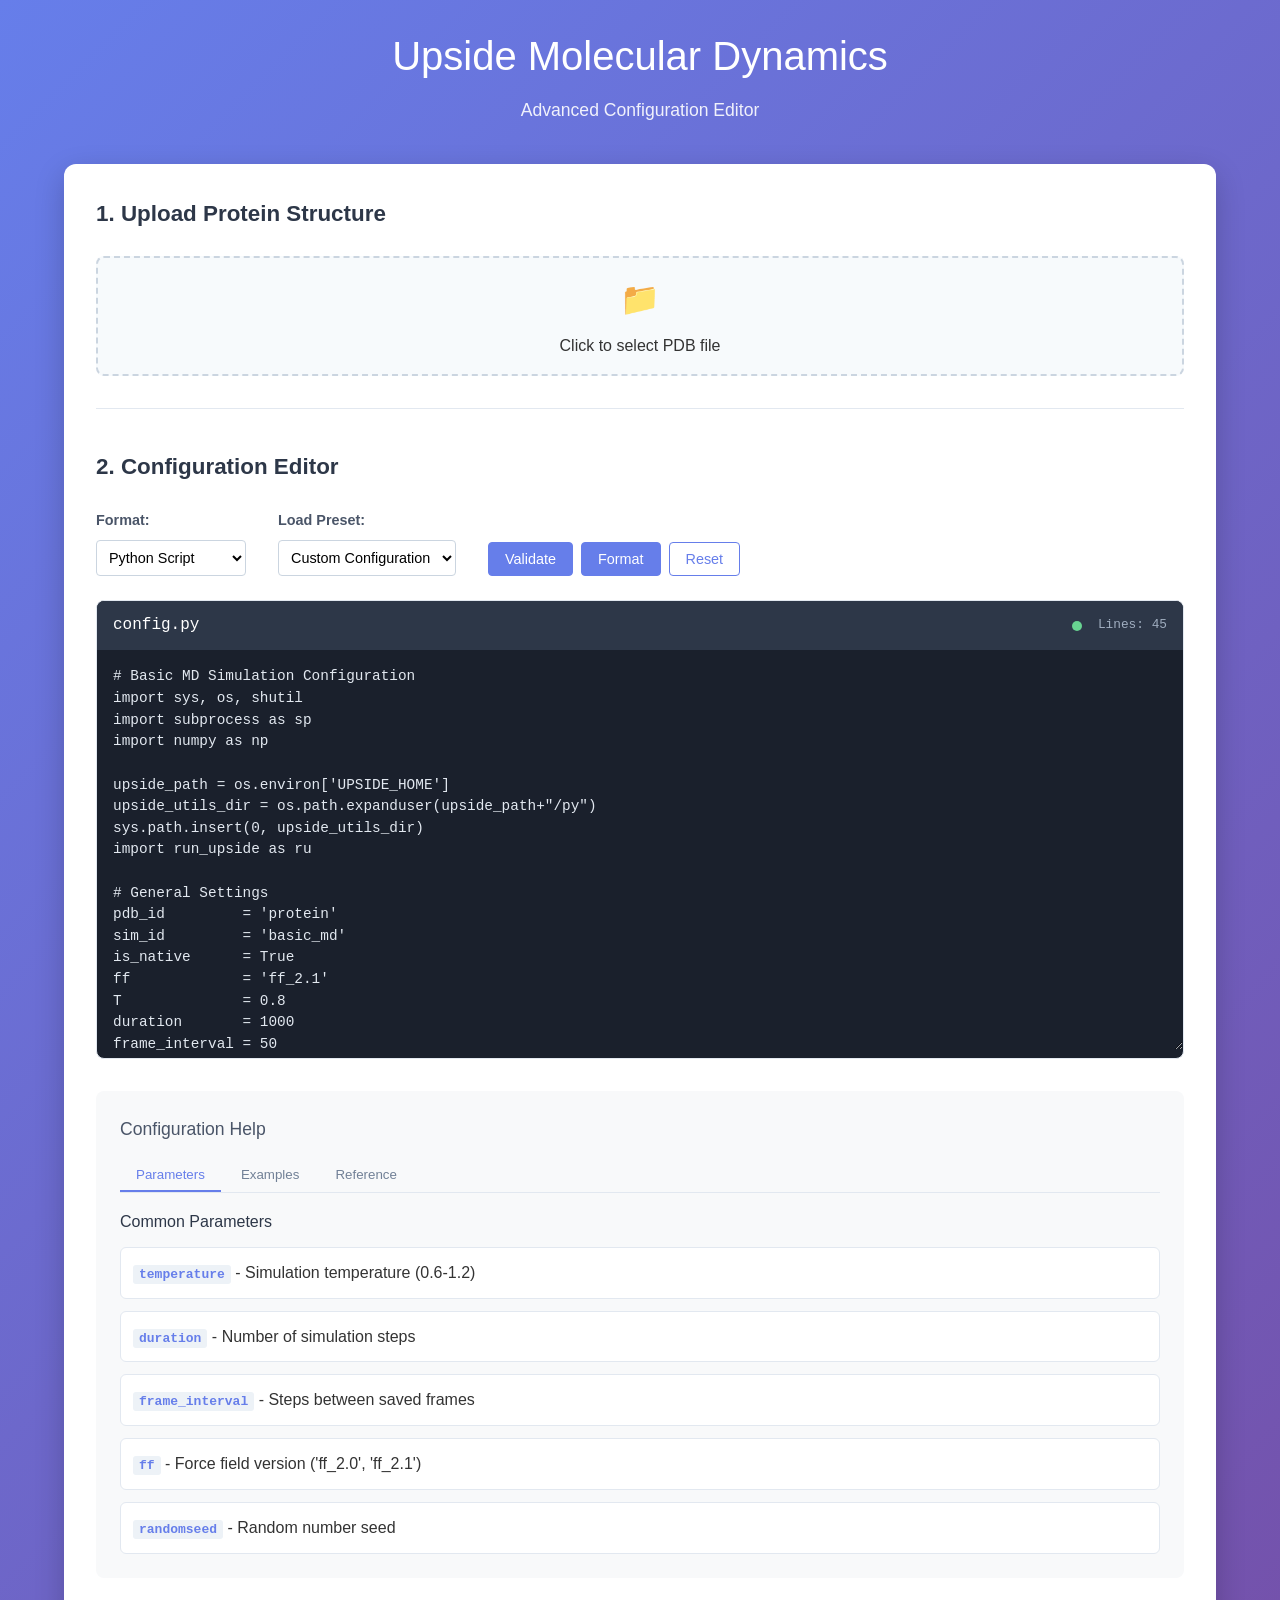
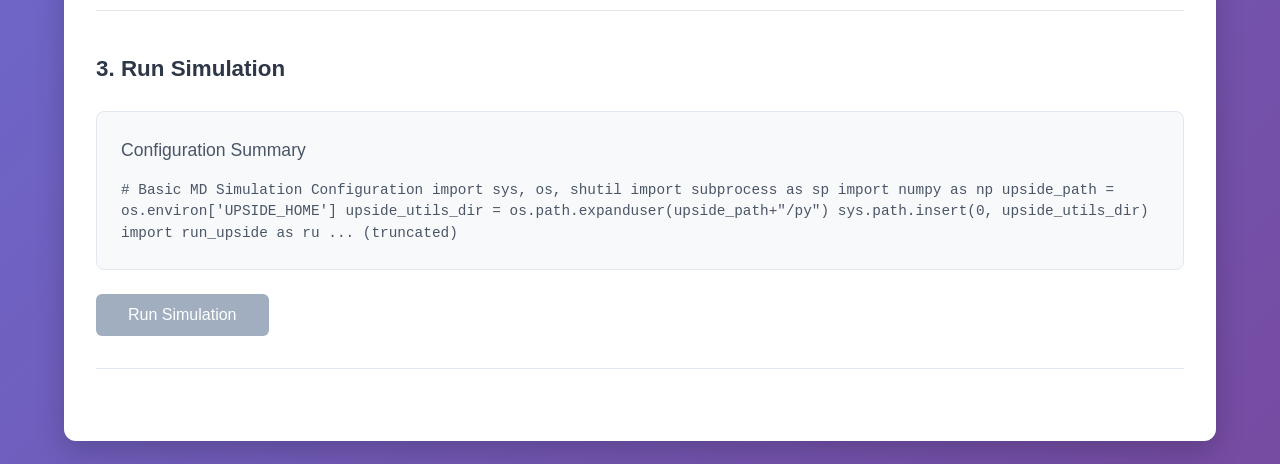
<file: web/advanced/index.html>
<!DOCTYPE html>
<html lang="en">
<head>
    <meta charset="UTF-8">
    <meta name="viewport" content="width=device-width, initial-scale=1.0">
    <title>Upside Advanced Demo</title>
    <link rel="stylesheet" href="style.css">
</head>
<body>
    <div class="container">
        <header>
            <h1>Upside Molecular Dynamics</h1>
            <p class="subtitle">Advanced Configuration Editor</p>
        </header>

        <main>
            <div class="upload-section">
                <h2>1. Upload Protein Structure</h2>
                <div class="file-upload">
                    <input type="file" id="pdb-file" accept=".pdb" />
                    <label for="pdb-file" class="file-label">
                        <div class="upload-icon">📁</div>
                        <span>Click to select PDB file</span>
                    </label>
                </div>
                <div id="file-info" class="file-info hidden"></div>
            </div>

            <div class="config-section">
                <h2>2. Configuration Editor</h2>
                <div class="editor-controls">
                    <div class="control-group">
                        <label for="config-format">Format:</label>
                        <select id="config-format">
                            <option value="python">Python Script</option>
                            <option value="json">JSON Config</option>
                        </select>
                    </div>
                    <div class="control-group">
                        <label for="preset-config">Load Preset:</label>
                        <select id="preset-config">
                            <option value="custom">Custom Configuration</option>
                            <option value="basic">Basic MD Simulation</option>
                            <option value="pulling">Pulling Simulation</option>
                            <option value="hdx">HDX Analysis</option>
                            <option value="membrane">Membrane Simulation</option>
                            <option value="replica">Replica Exchange</option>
                        </select>
                    </div>
                    <div class="control-buttons">
                        <button id="validate-btn" class="control-btn">Validate</button>
                        <button id="format-btn" class="control-btn">Format</button>
                        <button id="reset-btn" class="control-btn secondary">Reset</button>
                    </div>
                </div>

                <div class="editor-container">
                    <div class="editor-header">
                        <span class="editor-title" id="editor-title">config.py</span>
                        <div class="editor-status">
                            <span id="validation-status" class="status-indicator"></span>
                            <span id="line-count" class="line-count">Lines: 1</span>
                        </div>
                    </div>
                    <textarea id="config-editor" class="config-editor" spellcheck="false"></textarea>
                    <div id="editor-errors" class="editor-errors hidden"></div>
                </div>

                <div class="config-help">
                    <h3>Configuration Help</h3>
                    <div class="help-tabs">
                        <button class="help-tab active" data-tab="parameters">Parameters</button>
                        <button class="help-tab" data-tab="examples">Examples</button>
                        <button class="help-tab" data-tab="reference">Reference</button>
                    </div>
                    <div class="help-content">
                        <div id="help-parameters" class="help-panel active">
                            <h4>Common Parameters</h4>
                            <div class="param-list">
                                <div class="param-item">
                                    <code>temperature</code> - Simulation temperature (0.6-1.2)
                                </div>
                                <div class="param-item">
                                    <code>duration</code> - Number of simulation steps
                                </div>
                                <div class="param-item">
                                    <code>frame_interval</code> - Steps between saved frames
                                </div>
                                <div class="param-item">
                                    <code>ff</code> - Force field version ('ff_2.0', 'ff_2.1')
                                </div>
                                <div class="param-item">
                                    <code>randomseed</code> - Random number seed
                                </div>
                            </div>
                        </div>
                        <div id="help-examples" class="help-panel">
                            <h4>Example Configurations</h4>
                            <div class="example-list">
                                <div class="example-item" data-config="basic">
                                    <strong>Basic MD:</strong> Standard molecular dynamics simulation
                                </div>
                                <div class="example-item" data-config="pulling">
                                    <strong>Pulling:</strong> AFM-style single molecule pulling
                                </div>
                                <div class="example-item" data-config="hdx">
                                    <strong>HDX:</strong> Hydrogen-deuterium exchange analysis
                                </div>
                            </div>
                        </div>
                        <div id="help-reference" class="help-panel">
                            <h4>Configuration Reference</h4>
                            <p>For detailed parameter documentation, see:</p>
                            <ul>
                                <li><code>upside_config()</code> - Basic configuration options</li>
                                <li><code>advanced_config()</code> - Advanced features</li>
                                <li><code>run_upside</code> module - Runtime parameters</li>
                            </ul>
                        </div>
                    </div>
                </div>
            </div>

            <div class="run-section">
                <h2>3. Run Simulation</h2>
                <div class="run-preview">
                    <h3>Configuration Summary</h3>
                    <div id="config-preview" class="config-preview">
                        <!-- Dynamic content -->
                    </div>
                </div>
                <button id="run-btn" class="run-button" disabled>
                    <span class="btn-text">Run Simulation</span>
                    <div class="spinner hidden"></div>
                </button>
            </div>

            <div id="progress-section" class="progress-section hidden">
                <h2>4. Progress</h2>
                <div class="progress-container">
                    <div class="progress-bar">
                        <div id="progress-fill" class="progress-fill"></div>
                    </div>
                    <div id="progress-text" class="progress-text">Initializing...</div>
                </div>
                
                <div class="progress-panels">
                    <div class="progress-panel">
                        <h4>Runtime Statistics</h4>
                        <div class="stats-grid">
                            <div class="stat-item">
                                <span class="stat-label">Current Step:</span>
                                <span id="current-step" class="stat-value">0</span>
                            </div>
                            <div class="stat-item">
                                <span class="stat-label">Energy:</span>
                                <span id="current-energy" class="stat-value">-- kT</span>
                            </div>
                            <div class="stat-item">
                                <span class="stat-label">Temperature:</span>
                                <span id="current-temp" class="stat-value">-- K</span>
                            </div>
                            <div class="stat-item">
                                <span class="stat-label">Elapsed:</span>
                                <span id="elapsed-time" class="stat-value">0s</span>
                            </div>
                        </div>
                    </div>
                    
                    <div class="progress-panel">
                        <h4>Console Output</h4>
                        <div id="log-output" class="log-output"></div>
                    </div>
                </div>
            </div>

            <div id="results-section" class="results-section hidden">
                <h2>5. Results & Analysis</h2>
                <div class="results-layout">
                    <div class="results-main">
                        <div class="result-card">
                            <h3>Trajectory Analysis</h3>
                            <div id="analysis-chart" class="chart-container">
                                <canvas id="result-chart" width="400" height="250"></canvas>
                            </div>
                            <div class="chart-controls">
                                <select id="chart-type">
                                    <option value="energy">Energy vs Time</option>
                                    <option value="rmsd">RMSD vs Time</option>
                                    <option value="force">Force vs Extension</option>
                                </select>
                            </div>
                        </div>
                    </div>
                    
                    <div class="results-sidebar">
                        <div class="result-card">
                            <h3>Output Files</h3>
                            <div class="file-list">
                                <div class="file-item">
                                    <span class="file-icon">📄</span>
                                    <div class="file-details">
                                        <div class="file-name" id="traj-filename">protein.run.up</div>
                                        <div class="file-size">2.4 MB</div>
                                    </div>
                                    <button class="download-btn">↓</button>
                                </div>
                                <div class="file-item">
                                    <span class="file-icon">📋</span>
                                    <div class="file-details">
                                        <div class="file-name">simulation.log</div>
                                        <div class="file-size">156 KB</div>
                                    </div>
                                    <button class="download-btn">↓</button>
                                </div>
                                <div class="file-item">
                                    <span class="file-icon">📊</span>
                                    <div class="file-details">
                                        <div class="file-name">analysis.csv</div>
                                        <div class="file-size">45 KB</div>
                                    </div>
                                    <button class="download-btn">↓</button>
                                </div>
                            </div>
                        </div>
                        
                        <div class="result-card">
                            <h3>Summary</h3>
                            <div id="result-summary" class="result-summary">
                                <!-- Dynamic content -->
                            </div>
                        </div>
                    </div>
                </div>
            </div>
        </main>
    </div>

    <script src="script.js"></script>
</body>
</html>
</file>
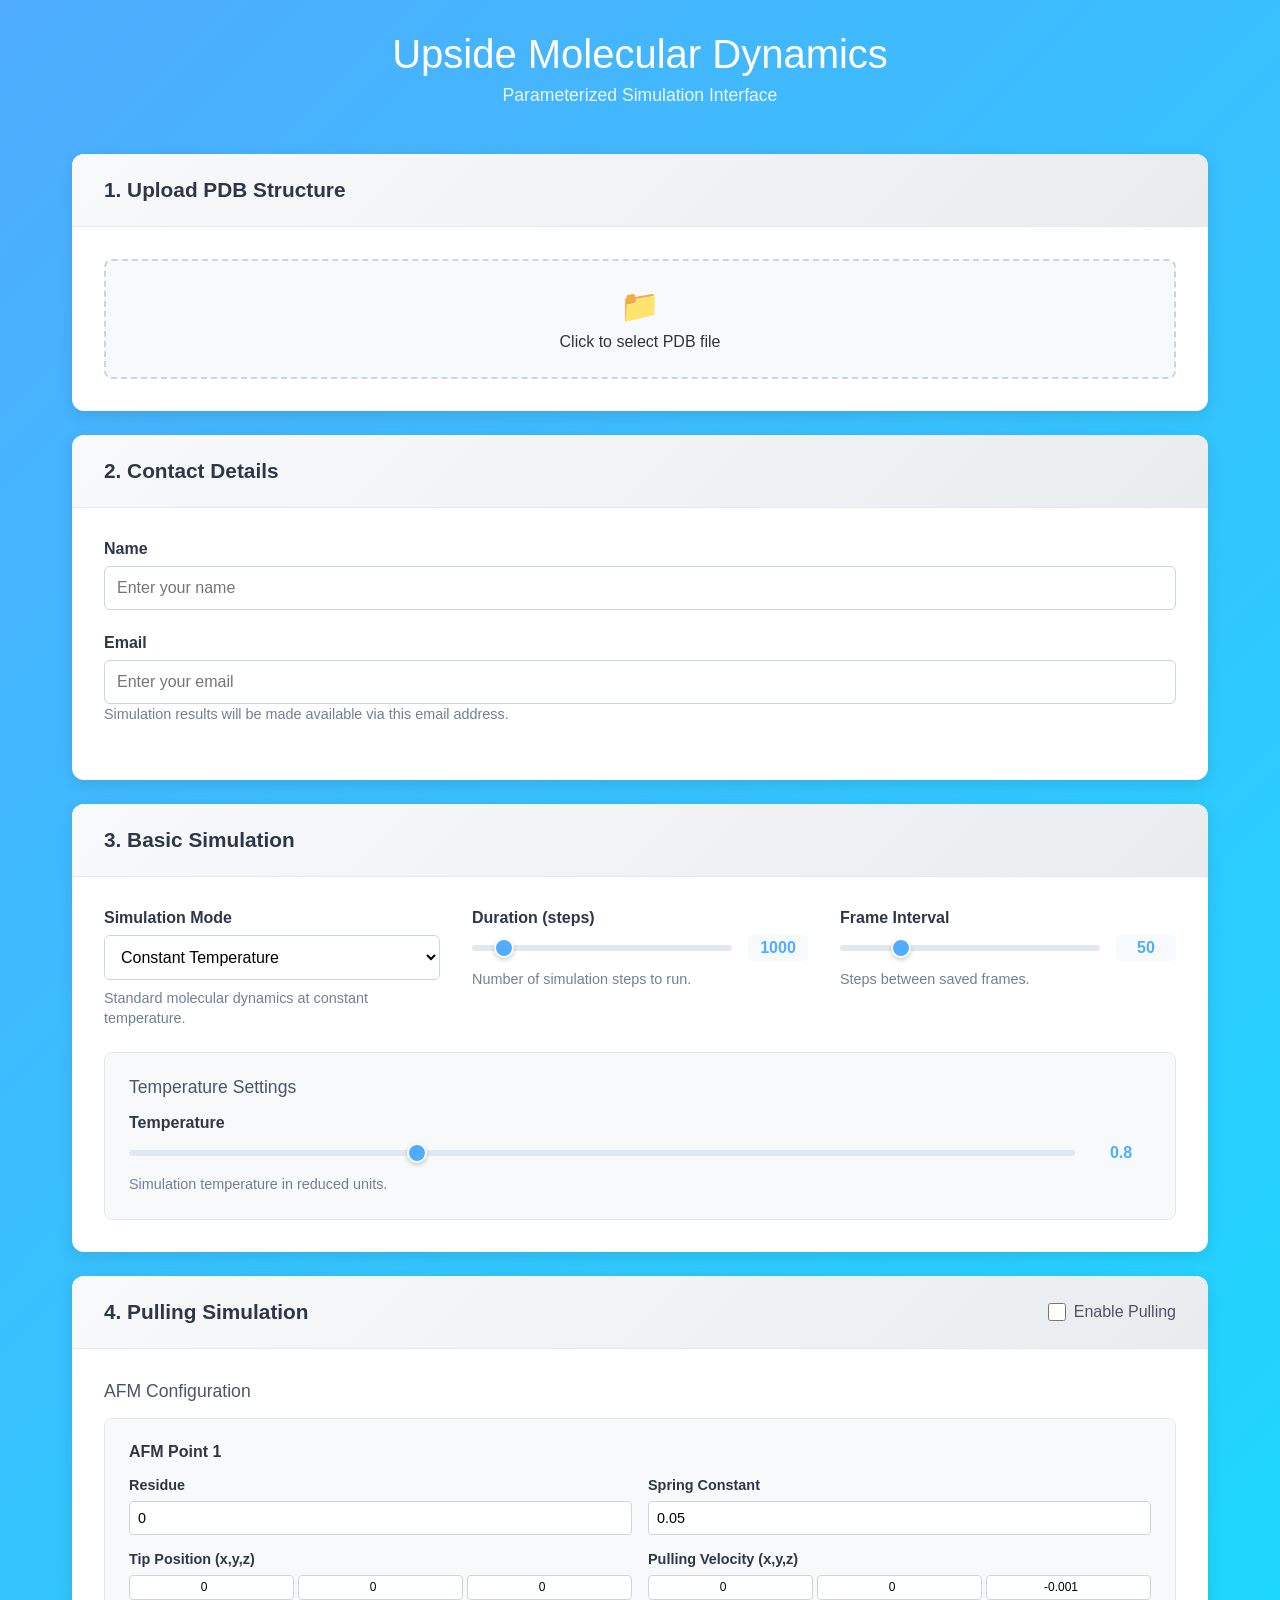
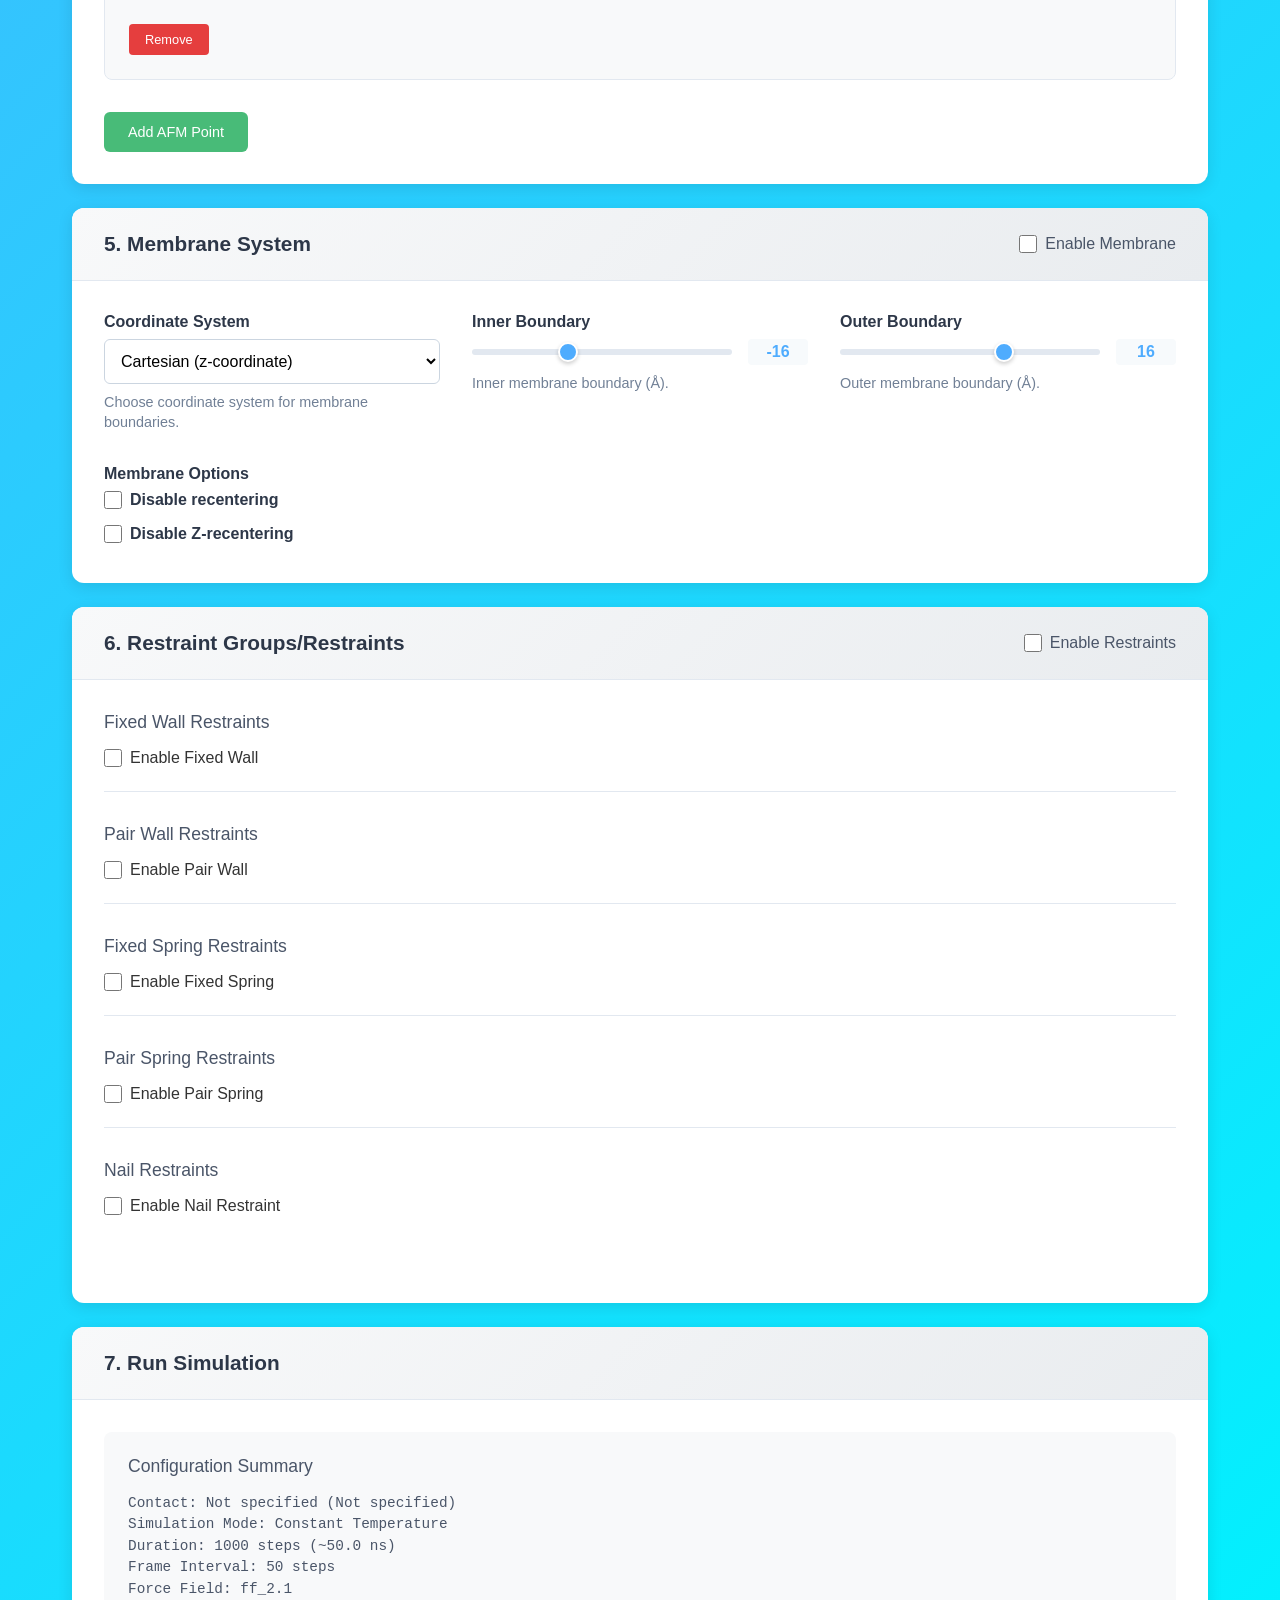
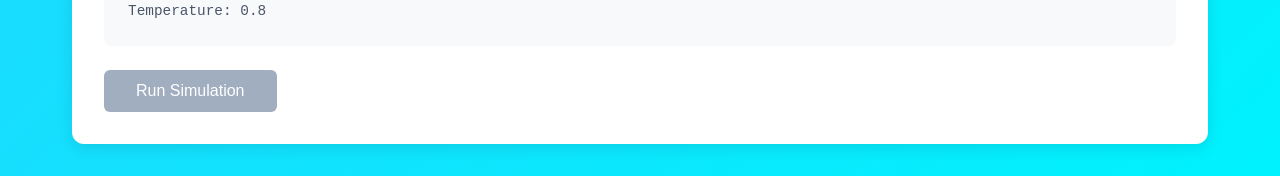
<file: web/intermediate/index.html>
<!DOCTYPE html>
<html lang="en">
<head>
    <meta charset="UTF-8">
    <meta name="viewport" content="width=device-width, initial-scale=1.0">
    <title>Upside Intermediate Demo</title>
    <link rel="stylesheet" href="style.css">
</head>
<body>
    <div class="container">
        <header>
            <h1>Upside Molecular Dynamics</h1>
            <p class="subtitle">Parameterized Simulation Interface</p>
        </header>

        <main>
            <!-- Card 1: Upload PDB Structure -->
            <div class="card" id="upload-card">
                <div class="card-header">
                    <h2>1. Upload PDB Structure</h2>
                </div>
                <div class="card-content">
                    <div class="file-upload">
                        <input type="file" id="pdb-file" accept=".pdb" />
                        <label for="pdb-file" class="file-label">
                            <div class="upload-icon">📁</div>
                            <span>Click to select PDB file</span>
                        </label>
                    </div>
                    <div id="file-info" class="file-info hidden"></div>
                </div>
            </div>

            <!-- Card 2: Contact Details -->
            <div class="card" id="contact-card">
                <div class="card-header">
                    <h2>2. Contact Details</h2>
                </div>
                <div class="card-content">
                    <div class="input-group">
                        <label for="user-name">Name</label>
                        <input type="text" id="user-name" placeholder="Enter your name">
                    </div>
                    <div class="input-group">
                        <label for="user-email">Email</label>
                        <input type="email" id="user-email" placeholder="Enter your email">
                        <p class="param-description">
                            Simulation results will be made available via this email address.
                        </p>
                    </div>
                </div>
            </div>

            <!-- Card 3: Basic Simulation (const T or replica exchange) -->
            <div class="card" id="basic-sim-card">
                <div class="card-header">
                    <h2>3. Basic Simulation</h2>
                </div>
                <div class="card-content">
                    <div class="config-grid">
                        <div class="config-group">
                            <label for="sim-mode">Simulation Mode</label>
                            <select id="sim-mode">
                                <option value="constant">Constant Temperature</option>
                                <option value="replica">Replica Exchange</option>
                            </select>
                            <p class="param-description" id="mode-description">
                                Standard molecular dynamics at constant temperature.
                            </p>
                        </div>

                        <div class="config-group">
                            <label for="duration">Duration (steps)</label>
                            <div class="slider-container">
                                <input type="range" id="duration" min="100" max="10000" step="100" value="1000">
                                <span class="slider-value" id="duration-value">1000</span>
                            </div>
                            <p class="param-description">
                                Number of simulation steps to run.
                            </p>
                        </div>

                        <div class="config-group">
                            <label for="frame-interval">Frame Interval</label>
                            <div class="slider-container">
                                <input type="range" id="frame-interval" min="10" max="200" step="10" value="50">
                                <span class="slider-value" id="frame-value">50</span>
                            </div>
                            <p class="param-description">
                                Steps between saved frames.
                            </p>
                        </div>
                    </div>

                    <!-- Constant Temperature Parameters -->
                    <div id="const-temp-params" class="temp-params">
                        <h3>Temperature Settings</h3>
                        <div class="config-grid">
                            <div class="config-group">
                                <label for="temperature">Temperature</label>
                                <div class="slider-container">
                                    <input type="range" id="temperature" min="0.5" max="1.5" step="0.1" value="0.8">
                                    <span class="slider-value" id="temp-value">0.8</span>
                                </div>
                                <p class="param-description">
                                    Simulation temperature in reduced units.
                                </p>
                            </div>
                        </div>
                    </div>

                    <!-- Replica Exchange Parameters -->
                    <div id="replica-params" class="temp-params hidden">
                        <h3>Replica Exchange Settings</h3>
                        <div class="config-grid">
                            <div class="config-group">
                                <label for="n-replicas">Number of Replicas</label>
                                <div class="slider-container">
                                    <input type="range" id="n-replicas" min="2" max="16" step="1" value="8">
                                    <span class="slider-value" id="replicas-value">8</span>
                                </div>
                                <p class="param-description">
                                    Number of temperature replicas.
                                </p>
                            </div>

                            <div class="config-group">
                                <label for="temp-low">T_low</label>
                                <div class="slider-container">
                                    <input type="range" id="temp-low" min="0.5" max="1.2" step="0.05" value="0.80">
                                    <span class="slider-value" id="temp-low-value">0.80</span>
                                </div>
                                <p class="param-description">
                                    Lowest temperature in replica range.
                                </p>
                            </div>

                            <div class="config-group">
                                <label for="temp-high">T_high</label>
                                <div class="slider-container">
                                    <input type="range" id="temp-high" min="0.8" max="1.5" step="0.05" value="0.94">
                                    <span class="slider-value" id="temp-high-value">0.94</span>
                                </div>
                                <p class="param-description">
                                    Highest temperature in replica range.
                                </p>
                            </div>

                            <div class="config-group">
                                <label for="replica-interval">Replica Interval</label>
                                <div class="slider-container">
                                    <input type="range" id="replica-interval" min="5" max="50" step="5" value="10">
                                    <span class="slider-value" id="replica-interval-value">10</span>
                                </div>
                                <p class="param-description">
                                    Steps between exchange attempts.
                                </p>
                            </div>
                        </div>
                    </div>
                </div>
            </div>

            <!-- Card 4: Pulling Simulation -->
            <div class="card" id="pulling-card">
                <div class="card-header">
                    <h2>4. Pulling Simulation</h2>
                    <label class="card-toggle">
                        <input type="checkbox" id="enable-pulling">
                        <span>Enable Pulling</span>
                    </label>
                </div>
                <div class="card-content" id="pulling-content">
                    <div class="pulling-setup">
                        <h3>AFM Configuration</h3>
                        <div class="afm-entries" id="afm-entries">
                            <div class="afm-entry">
                                <div class="afm-entry-header">
                                    <h4>AFM Point 1</h4>
                                </div>
                                <div class="afm-content">
                                    <div class="afm-row">
                                        <div class="afm-field">
                                            <label>Residue</label>
                                            <input type="number" class="afm-residue" min="0" value="0" placeholder="0">
                                        </div>
                                        <div class="afm-field">
                                            <label>Spring Constant</label>
                                            <input type="number" class="afm-spring" step="0.01" value="0.05" placeholder="0.05">
                                        </div>
                                    </div>
                                    <div class="afm-row">
                                        <div class="afm-field">
                                            <label>Tip Position (x,y,z)</label>
                                            <div class="xyz-compact">
                                                <input type="number" class="afm-tip-x" step="0.1" value="0" placeholder="x">
                                                <input type="number" class="afm-tip-y" step="0.1" value="0" placeholder="y">
                                                <input type="number" class="afm-tip-z" step="0.1" value="0" placeholder="z">
                                            </div>
                                        </div>
                                        <div class="afm-field">
                                            <label>Pulling Velocity (x,y,z)</label>
                                            <div class="xyz-compact">
                                                <input type="number" class="afm-vel-x" step="0.001" value="0" placeholder="vx">
                                                <input type="number" class="afm-vel-y" step="0.001" value="0" placeholder="vy">
                                                <input type="number" class="afm-vel-z" step="0.001" value="-0.001" placeholder="vz">
                                            </div>
                                        </div>
                                    </div>
                                    <button type="button" class="remove-afm-btn">Remove</button>
                                </div>
                            </div>
                        </div>
                        <button type="button" id="add-afm-btn" class="add-btn">Add AFM Point</button>
                    </div>
                </div>
            </div>

            <!-- Card 5: Membrane System -->
            <div class="card" id="membrane-card">
                <div class="card-header">
                    <h2>5. Membrane System</h2>
                    <label class="card-toggle">
                        <input type="checkbox" id="enable-membrane">
                        <span>Enable Membrane</span>
                    </label>
                </div>
                <div class="card-content" id="membrane-content">
                    <div class="config-grid">
                        <div class="config-group">
                            <label for="membrane-coord-system">Coordinate System</label>
                            <select id="membrane-coord-system">
                                <option value="cartesian">Cartesian (z-coordinate)</option>
                                <option value="spherical">Spherical (h-coordinate)</option>
                            </select>
                            <p class="param-description">
                                Choose coordinate system for membrane boundaries.
                            </p>
                        </div>

                        <div class="config-group">
                            <label for="membrane-inner">Inner Boundary</label>
                            <div class="slider-container">
                                <input type="range" id="membrane-inner" min="-25" max="0" step="1" value="-16">
                                <span class="slider-value" id="inner-value">-16</span>
                            </div>
                            <p class="param-description">
                                Inner membrane boundary (Å).
                            </p>
                        </div>

                        <div class="config-group">
                            <label for="membrane-outer">Outer Boundary</label>
                            <div class="slider-container">
                                <input type="range" id="membrane-outer" min="0" max="25" step="1" value="16">
                                <span class="slider-value" id="outer-value">16</span>
                            </div>
                            <p class="param-description">
                                Outer membrane boundary (Å).
                            </p>
                        </div>

                        <div class="config-group">
                            <label>Membrane Options</label>
                            <div class="checkbox-group">
                                <label class="checkbox-label">
                                    <input type="checkbox" id="disable-recentering">
                                    <span>Disable recentering</span>
                                </label>
                                <label class="checkbox-label">
                                    <input type="checkbox" id="disable-z-recentering">
                                    <span>Disable Z-recentering</span>
                                </label>
                            </div>
                        </div>
                    </div>
                </div>
            </div>

            <!-- Card 6: Restraint Groups/Restraints -->
            <div class="card" id="restraints-card">
                <div class="card-header">
                    <h2>6. Restraint Groups/Restraints</h2>
                    <label class="card-toggle">
                        <input type="checkbox" id="enable-restraints">
                        <span>Enable Restraints</span>
                    </label>
                </div>
                <div class="card-content" id="restraints-content">
                    <div class="restraint-types">
                        <div class="restraint-section">
                            <h3>Fixed Wall Restraints</h3>
                            <label class="checkbox-label">
                                <input type="checkbox" id="enable-wall-const">
                                <span>Enable Fixed Wall</span>
                            </label>
                            <div id="wall-const-entries" class="restraint-text-area hidden">
                                <label for="wall-const-text">Fixed Wall Data (residue radius spring_const wall_type x0 y0 z0)</label>
                                <textarea id="wall-const-text" rows="4" placeholder="0 5.0 4.0 1 0 0 0&#10;5 10.0 4.0 1 0 0 8"></textarea>
                                <p class="param-description">Format: residue radius spring_const wall_type x0 y0 z0 (one per line)</p>
                            </div>
                        </div>

                        <div class="restraint-section">
                            <h3>Pair Wall Restraints</h3>
                            <label class="checkbox-label">
                                <input type="checkbox" id="enable-wall-pair">
                                <span>Enable Pair Wall</span>
                            </label>
                            <div id="wall-pair-entries" class="restraint-text-area hidden">
                                <label for="wall-pair-text">Pair Wall Data (residue1 residue2 radius spring_const)</label>
                                <textarea id="wall-pair-text" rows="4" placeholder="4 26 8.0 4.0"></textarea>
                                <p class="param-description">Format: residue1 residue2 radius spring_const (one per line)</p>
                            </div>
                        </div>

                        <div class="restraint-section">
                            <h3>Fixed Spring Restraints</h3>
                            <label class="checkbox-label">
                                <input type="checkbox" id="enable-spring-const">
                                <span>Enable Fixed Spring</span>
                            </label>
                            <div id="spring-const-entries" class="restraint-text-area hidden">
                                <label for="spring-const-text">Fixed Spring Data (residue spring_const x0 y0 z0)</label>
                                <textarea id="spring-const-text" rows="4" placeholder="0 4.0 0 0 0"></textarea>
                                <p class="param-description">Format: residue spring_const x0 y0 z0 (one per line)</p>
                            </div>
                        </div>

                        <div class="restraint-section">
                            <h3>Pair Spring Restraints</h3>
                            <label class="checkbox-label">
                                <input type="checkbox" id="enable-spring-pair">
                                <span>Enable Pair Spring</span>
                            </label>
                            <div id="spring-pair-entries" class="restraint-text-area hidden">
                                <label for="spring-pair-text">Pair Spring Data (residue1 residue2 radius spring_const)</label>
                                <textarea id="spring-pair-text" rows="4" placeholder="4 26 8.0 4.0"></textarea>
                                <p class="param-description">Format: residue1 residue2 radius spring_const (one per line)</p>
                            </div>
                        </div>

                        <div class="restraint-section">
                            <h3>Nail Restraints</h3>
                            <label class="checkbox-label">
                                <input type="checkbox" id="enable-nail">
                                <span>Enable Nail Restraint</span>
                            </label>
                            <div id="nail-entries" class="restraint-text-area hidden">
                                <label for="nail-text">Nail Data (residue spring_const)</label>
                                <textarea id="nail-text" rows="4" placeholder="0 4.0"></textarea>
                                <p class="param-description">Format: residue spring_const (one per line)</p>
                            </div>
                        </div>
                    </div>
                </div>
            </div>

            <!-- Run Section -->
            <div class="card" id="run-card">
                <div class="card-header">
                    <h2>7. Run Simulation</h2>
                </div>
                <div class="card-content">
                    <div class="run-preview">
                        <h3>Configuration Summary</h3>
                        <div id="config-summary" class="config-summary">
                            <!-- Dynamic content -->
                        </div>
                    </div>
                    <button id="run-btn" class="run-button" disabled>
                        <span class="btn-text">Run Simulation</span>
                        <div class="spinner hidden"></div>
                    </button>
                </div>
            </div>

            <!-- Progress Section -->
            <div id="progress-section" class="progress-section hidden">
                <h2>Progress</h2>
                <div class="progress-bar">
                    <div id="progress-fill" class="progress-fill"></div>
                </div>
                <div id="progress-text" class="progress-text">Initializing...</div>
                <div class="progress-details">
                    <div class="progress-stats">
                        <span id="current-step">Step: 0</span>
                        <span id="current-energy">Energy: -- kT</span>
                        <span id="elapsed-time">Time: 0s</span>
                    </div>
                </div>
                <div id="log-output" class="log-output"></div>
            </div>

            <!-- Results Section -->
            <div id="results-section" class="results-section hidden">
                <h2>Results</h2>
                <div class="results-grid">
                    <div class="result-card">
                        <h3>Trajectory</h3>
                        <p>Final trajectory: <code id="traj-filename">protein.run.up</code></p>
                        <button class="download-btn">Download</button>
                    </div>
                    <div class="result-card">
                        <h3>Analysis Plot</h3>
                        <div id="analysis-chart" class="chart-container">
                            <canvas id="result-chart" width="300" height="200"></canvas>
                        </div>
                    </div>
                    <div class="result-card">
                        <h3>Summary</h3>
                        <div id="result-summary" class="result-summary">
                            <!-- Dynamic content -->
                        </div>
                        <button class="download-btn">Download Report</button>
                    </div>
                </div>
            </div>
        </main>
    </div>

    <script src="script.js"></script>
</body>
</html>
</file>
<file: web/advanced/style.css>
* {
    margin: 0;
    padding: 0;
    box-sizing: border-box;
}

body {
    font-family: 'Segoe UI', Tahoma, Geneva, Verdana, sans-serif;
    background: linear-gradient(135deg, #667eea 0%, #764ba2 100%);
    min-height: 100vh;
    color: #333;
    line-height: 1.6;
}

.container {
    max-width: 1200px;
    margin: 0 auto;
    padding: 1.5rem;
}

header {
    text-align: center;
    margin-bottom: 2.5rem;
}

header h1 {
    color: white;
    font-size: 2.5rem;
    margin-bottom: 0.5rem;
    font-weight: 300;
}

.subtitle {
    color: rgba(255, 255, 255, 0.9);
    font-size: 1.1rem;
}

main {
    background: white;
    border-radius: 12px;
    padding: 2rem;
    box-shadow: 0 10px 30px rgba(0, 0, 0, 0.2);
}

h2 {
    color: #2d3748;
    margin-bottom: 1.5rem;
    font-size: 1.4rem;
    font-weight: 600;
}

h3 {
    color: #4a5568;
    margin-bottom: 1rem;
    font-size: 1.1rem;
    font-weight: 500;
}

h4 {
    color: #2d3748;
    margin-bottom: 0.75rem;
    font-size: 1rem;
    font-weight: 500;
}

.upload-section, .config-section, .run-section, .progress-section, .results-section {
    margin-bottom: 2.5rem;
    padding-bottom: 2rem;
    border-bottom: 1px solid #e2e8f0;
}

.results-section {
    border-bottom: none;
}

/* File upload styles */
.file-upload {
    position: relative;
    display: inline-block;
    width: 100%;
}

#pdb-file {
    position: absolute;
    opacity: 0;
    width: 100%;
    height: 100%;
    cursor: pointer;
}

.file-label {
    display: flex;
    flex-direction: column;
    align-items: center;
    justify-content: center;
    width: 100%;
    height: 120px;
    border: 2px dashed #cbd5e0;
    border-radius: 8px;
    background: #f7fafc;
    cursor: pointer;
    transition: all 0.3s ease;
}

.file-label:hover {
    border-color: #667eea;
    background: #edf2f7;
}

.upload-icon {
    font-size: 2rem;
    margin-bottom: 0.5rem;
}

.file-info {
    margin-top: 1rem;
    padding: 0.75rem;
    background: #e6fffa;
    border: 1px solid #81e6d9;
    border-radius: 6px;
    color: #234e52;
}

/* Editor controls */
.editor-controls {
    display: flex;
    gap: 2rem;
    align-items: end;
    margin-bottom: 1.5rem;
    flex-wrap: wrap;
}

.control-group {
    display: flex;
    flex-direction: column;
    min-width: 150px;
}

.control-group label {
    font-weight: 600;
    color: #4a5568;
    margin-bottom: 0.5rem;
    font-size: 0.9rem;
}

.control-group select {
    padding: 0.5rem;
    border: 1px solid #cbd5e0;
    border-radius: 4px;
    background: white;
    font-size: 0.9rem;
}

.control-buttons {
    display: flex;
    gap: 0.5rem;
}

.control-btn {
    padding: 0.5rem 1rem;
    border: 1px solid #667eea;
    background: #667eea;
    color: white;
    border-radius: 4px;
    cursor: pointer;
    font-size: 0.9rem;
    transition: all 0.2s ease;
}

.control-btn:hover {
    background: #5a67d8;
}

.control-btn.secondary {
    background: white;
    color: #667eea;
}

.control-btn.secondary:hover {
    background: #f7fafc;
}

/* Editor container */
.editor-container {
    margin-bottom: 2rem;
    border: 1px solid #e2e8f0;
    border-radius: 8px;
    overflow: hidden;
    background: #1a202c;
}

.editor-header {
    display: flex;
    justify-content: space-between;
    align-items: center;
    padding: 0.75rem 1rem;
    background: #2d3748;
    color: white;
}

.editor-title {
    font-weight: 500;
    font-family: 'Consolas', 'Monaco', monospace;
}

.editor-status {
    display: flex;
    gap: 1rem;
    align-items: center;
}

.status-indicator {
    width: 10px;
    height: 10px;
    border-radius: 50%;
    background: #68d391;
}

.status-indicator.error {
    background: #fc8181;
}

.status-indicator.warning {
    background: #f6e05e;
}

.line-count {
    font-family: 'Consolas', 'Monaco', monospace;
    font-size: 0.8rem;
    color: #a0aec0;
}

.config-editor {
    width: 100%;
    height: 400px;
    border: none;
    background: #1a202c;
    color: #e2e8f0;
    font-family: 'Consolas', 'Monaco', monospace;
    font-size: 0.9rem;
    line-height: 1.5;
    padding: 1rem;
    resize: vertical;
    outline: none;
    tab-size: 4;
}

.config-editor::selection {
    background: #4a5568;
}

.editor-errors {
    background: #feb2b2;
    color: #c53030;
    padding: 0.75rem 1rem;
    font-family: 'Consolas', 'Monaco', monospace;
    font-size: 0.9rem;
    white-space: pre-line;
}

/* Help section */
.config-help {
    background: #f8f9fa;
    border-radius: 8px;
    padding: 1.5rem;
}

.help-tabs {
    display: flex;
    gap: 0.25rem;
    margin-bottom: 1rem;
    border-bottom: 1px solid #e2e8f0;
}

.help-tab {
    padding: 0.5rem 1rem;
    background: none;
    border: none;
    cursor: pointer;
    color: #718096;
    border-bottom: 2px solid transparent;
    transition: all 0.2s ease;
}

.help-tab.active {
    color: #667eea;
    border-bottom-color: #667eea;
}

.help-tab:hover {
    color: #4a5568;
}

.help-content {
    min-height: 150px;
}

.help-panel {
    display: none;
}

.help-panel.active {
    display: block;
}

.param-list {
    display: flex;
    flex-direction: column;
    gap: 0.75rem;
}

.param-item {
    padding: 0.75rem;
    background: white;
    border: 1px solid #e2e8f0;
    border-radius: 6px;
}

.param-item code {
    background: #edf2f7;
    padding: 2px 6px;
    border-radius: 3px;
    font-weight: 600;
    color: #667eea;
}

.example-list {
    display: flex;
    flex-direction: column;
    gap: 0.5rem;
}

.example-item {
    padding: 0.75rem;
    background: white;
    border: 1px solid #e2e8f0;
    border-radius: 6px;
    cursor: pointer;
    transition: all 0.2s ease;
}

.example-item:hover {
    border-color: #667eea;
    background: #f7fafc;
}

.help-reference ul {
    list-style: none;
    padding-left: 1rem;
}

.help-reference li {
    margin: 0.5rem 0;
}

.help-reference code {
    background: #edf2f7;
    padding: 2px 6px;
    border-radius: 3px;
    color: #667eea;
    font-weight: 600;
}

/* Run section */
.run-preview {
    background: #f8f9fa;
    border-radius: 8px;
    padding: 1.5rem;
    margin-bottom: 1.5rem;
    border: 1px solid #e2e8f0;
}

.config-preview {
    font-family: 'Consolas', 'Monaco', monospace;
    font-size: 0.9rem;
    color: #4a5568;
    line-height: 1.5;
    max-height: 200px;
    overflow-y: auto;
}

.run-button {
    background: linear-gradient(135deg, #667eea 0%, #764ba2 100%);
    color: white;
    border: none;
    padding: 12px 32px;
    border-radius: 6px;
    font-size: 1rem;
    cursor: pointer;
    display: flex;
    align-items: center;
    gap: 10px;
    transition: all 0.3s ease;
}

.run-button:hover:not(:disabled) {
    transform: translateY(-1px);
    box-shadow: 0 4px 12px rgba(102, 126, 234, 0.3);
}

.run-button:disabled {
    background: #a0aec0;
    cursor: not-allowed;
}

.spinner {
    width: 16px;
    height: 16px;
    border: 2px solid transparent;
    border-top: 2px solid white;
    border-radius: 50%;
    animation: spin 1s linear infinite;
}

@keyframes spin {
    0% { transform: rotate(0deg); }
    100% { transform: rotate(360deg); }
}

/* Progress section */
.progress-container {
    margin-bottom: 2rem;
}

.progress-bar {
    width: 100%;
    height: 8px;
    background: #e2e8f0;
    border-radius: 4px;
    overflow: hidden;
    margin-bottom: 1rem;
}

.progress-fill {
    height: 100%;
    background: linear-gradient(90deg, #667eea, #764ba2);
    width: 0%;
    transition: width 0.3s ease;
}

.progress-text {
    color: #4a5568;
    font-weight: 500;
    margin-bottom: 1rem;
}

.progress-panels {
    display: grid;
    grid-template-columns: 1fr 1fr;
    gap: 2rem;
}

.progress-panel {
    background: #f8f9fa;
    border: 1px solid #e2e8f0;
    border-radius: 8px;
    padding: 1.5rem;
}

.stats-grid {
    display: grid;
    grid-template-columns: 1fr 1fr;
    gap: 1rem;
}

.stat-item {
    display: flex;
    justify-content: space-between;
    align-items: center;
    padding: 0.5rem;
    background: white;
    border-radius: 4px;
}

.stat-label {
    font-size: 0.9rem;
    color: #718096;
}

.stat-value {
    font-family: 'Consolas', 'Monaco', monospace;
    font-weight: 600;
    color: #2d3748;
}

.log-output {
    background: #1a202c;
    color: #e2e8f0;
    padding: 1rem;
    border-radius: 6px;
    font-family: 'Consolas', 'Monaco', monospace;
    font-size: 0.8rem;
    max-height: 250px;
    overflow-y: auto;
    white-space: pre-line;
}

/* Results section */
.results-layout {
    display: grid;
    grid-template-columns: 2fr 1fr;
    gap: 2rem;
}

.results-main {
    display: flex;
    flex-direction: column;
}

.results-sidebar {
    display: flex;
    flex-direction: column;
    gap: 1.5rem;
}

.result-card {
    background: #f7fafc;
    border: 1px solid #e2e8f0;
    border-radius: 8px;
    padding: 1.5rem;
}

.chart-container {
    background: white;
    border: 1px solid #e2e8f0;
    border-radius: 6px;
    padding: 1rem;
    text-align: center;
    margin-bottom: 1rem;
}

.chart-controls {
    display: flex;
    justify-content: center;
    gap: 1rem;
}

.chart-controls select {
    padding: 0.5rem;
    border: 1px solid #cbd5e0;
    border-radius: 4px;
    background: white;
}

.file-list {
    display: flex;
    flex-direction: column;
    gap: 0.75rem;
}

.file-item {
    display: flex;
    align-items: center;
    gap: 1rem;
    padding: 0.75rem;
    background: white;
    border: 1px solid #e2e8f0;
    border-radius: 6px;
}

.file-icon {
    font-size: 1.2rem;
}

.file-details {
    flex: 1;
}

.file-name {
    font-family: 'Consolas', 'Monaco', monospace;
    font-size: 0.9rem;
    color: #2d3748;
    font-weight: 500;
}

.file-size {
    font-size: 0.8rem;
    color: #718096;
}

.download-btn {
    background: #48bb78;
    color: white;
    border: none;
    padding: 6px 12px;
    border-radius: 4px;
    cursor: pointer;
    font-size: 0.9rem;
    transition: background 0.2s ease;
}

.download-btn:hover {
    background: #38a169;
}

.result-summary {
    background: white;
    padding: 1rem;
    border-radius: 6px;
    font-family: 'Consolas', 'Monaco', monospace;
    font-size: 0.9rem;
    color: #4a5568;
    line-height: 1.6;
    white-space: pre-line;
}

.hidden {
    display: none;
}

/* Responsive design */
@media (max-width: 1024px) {
    .results-layout {
        grid-template-columns: 1fr;
    }
    
    .progress-panels {
        grid-template-columns: 1fr;
    }
}

@media (max-width: 768px) {
    .editor-controls {
        flex-direction: column;
        align-items: stretch;
    }
    
    .control-group {
        min-width: auto;
    }
    
    .stats-grid {
        grid-template-columns: 1fr;
    }
    
    .help-tabs {
        flex-wrap: wrap;
    }
}
</file>
<file: web/intermediate/style.css>
* {
    margin: 0;
    padding: 0;
    box-sizing: border-box;
}

body {
    font-family: 'Segoe UI', Tahoma, Geneva, Verdana, sans-serif;
    background: linear-gradient(135deg, #4facfe 0%, #00f2fe 100%);
    min-height: 100vh;
    color: #333;
}

.container {
    max-width: 1200px;
    margin: 0 auto;
    padding: 2rem;
}

header {
    text-align: center;
    margin-bottom: 3rem;
}

header h1 {
    color: white;
    font-size: 2.5rem;
    margin-bottom: 0.5rem;
    font-weight: 300;
}

.subtitle {
    color: rgba(255, 255, 255, 0.9);
    font-size: 1.1rem;
}

main {
    display: flex;
    flex-direction: column;
    gap: 1.5rem;
}

/* Card Styles */
.card {
    background: white;
    border-radius: 12px;
    box-shadow: 0 4px 15px rgba(0, 0, 0, 0.1);
    overflow: hidden;
    transition: all 0.3s ease;
}

.card:hover {
    box-shadow: 0 6px 20px rgba(0, 0, 0, 0.15);
    transform: translateY(-2px);
}

.card-header {
    background: linear-gradient(135deg, #f8f9fa 0%, #e9ecef 100%);
    padding: 1.5rem 2rem;
    border-bottom: 1px solid #e2e8f0;
    display: flex;
    justify-content: space-between;
    align-items: center;
}

.card-header h2 {
    color: #2d3748;
    margin: 0;
    font-size: 1.3rem;
    font-weight: 600;
}

.card-toggle {
    display: flex;
    align-items: center;
    gap: 0.5rem;
    cursor: pointer;
    font-weight: 500;
    color: #4a5568;
}

.card-toggle input[type="checkbox"] {
    width: 18px;
    height: 18px;
    accent-color: #4facfe;
}

.card-content {
    padding: 2rem;
}

.card-content.disabled {
    opacity: 0.5;
    pointer-events: none;
}

h3 {
    color: #4a5568;
    margin-bottom: 1rem;
    font-size: 1.1rem;
    font-weight: 500;
}

h4 {
    color: #2d3748;
    margin-bottom: 0.75rem;
    font-size: 1rem;
    font-weight: 500;
}

/* Input Groups */
.input-group {
    margin-bottom: 1.5rem;
}

.input-group label {
    display: block;
    font-weight: 600;
    color: #2d3748;
    margin-bottom: 0.5rem;
}

.input-group input[type="text"],
.input-group input[type="email"] {
    width: 100%;
    padding: 0.75rem;
    border: 1px solid #cbd5e0;
    border-radius: 6px;
    font-size: 1rem;
    transition: border-color 0.2s ease;
}

.input-group input[type="text"]:focus,
.input-group input[type="email"]:focus {
    outline: none;
    border-color: #4facfe;
    box-shadow: 0 0 0 3px rgba(79, 172, 254, 0.1);
}

/* File upload styles */
.file-upload {
    position: relative;
    display: inline-block;
    width: 100%;
}

#pdb-file {
    position: absolute;
    opacity: 0;
    width: 100%;
    height: 100%;
    cursor: pointer;
}

.file-label {
    display: flex;
    flex-direction: column;
    align-items: center;
    justify-content: center;
    width: 100%;
    height: 120px;
    border: 2px dashed #cbd5e0;
    border-radius: 8px;
    background: #f7fafc;
    cursor: pointer;
    transition: all 0.3s ease;
}

.file-label:hover {
    border-color: #4facfe;
    background: #edf2f7;
}

.upload-icon {
    font-size: 2rem;
    margin-bottom: 0.5rem;
}

.file-info {
    margin-top: 1rem;
    padding: 0.75rem;
    background: #e6fffa;
    border: 1px solid #81e6d9;
    border-radius: 6px;
    color: #234e52;
}

/* Configuration styles */
.config-grid {
    display: grid;
    grid-template-columns: repeat(auto-fit, minmax(300px, 1fr));
    gap: 2rem;
}

.config-group {
    display: flex;
    flex-direction: column;
}

.config-group label {
    font-weight: 600;
    color: #2d3748;
    margin-bottom: 0.5rem;
}

.config-group select {
    padding: 0.75rem;
    border: 1px solid #cbd5e0;
    border-radius: 6px;
    background: white;
    font-size: 1rem;
    margin-bottom: 0.5rem;
}

.config-group select:focus {
    outline: none;
    border-color: #4facfe;
    box-shadow: 0 0 0 3px rgba(79, 172, 254, 0.1);
}

.slider-container {
    display: flex;
    align-items: center;
    gap: 1rem;
    margin-bottom: 0.5rem;
}

.slider-container input[type="range"] {
    flex: 1;
    height: 6px;
    border-radius: 3px;
    background: #e2e8f0;
    outline: none;
    -webkit-appearance: none;
}

.slider-container input[type="range"]::-webkit-slider-thumb {
    -webkit-appearance: none;
    appearance: none;
    width: 20px;
    height: 20px;
    border-radius: 50%;
    background: #4facfe;
    cursor: pointer;
    border: 2px solid white;
    box-shadow: 0 2px 4px rgba(0, 0, 0, 0.2);
}

.slider-container input[type="range"]::-moz-range-thumb {
    width: 20px;
    height: 20px;
    border-radius: 50%;
    background: #4facfe;
    cursor: pointer;
    border: 2px solid white;
    box-shadow: 0 2px 4px rgba(0, 0, 0, 0.2);
}

.slider-value {
    font-weight: 600;
    color: #4facfe;
    min-width: 60px;
    text-align: center;
    background: #f7fafc;
    padding: 0.25rem 0.5rem;
    border-radius: 4px;
}

.param-description {
    color: #718096;
    font-size: 0.9rem;
    line-height: 1.4;
}

/* Temperature Parameters */
.temp-params {
    margin-top: 1.5rem;
    padding: 1.5rem;
    background: #f8f9fa;
    border-radius: 8px;
    border: 1px solid #e2e8f0;
}

/* Checkbox styles */
.checkbox-group {
    display: flex;
    flex-direction: column;
    gap: 0.5rem;
}

.checkbox-label {
    display: flex;
    align-items: center;
    gap: 0.5rem;
    cursor: pointer;
    font-weight: normal;
}

.checkbox-label input[type="checkbox"] {
    width: 18px;
    height: 18px;
    accent-color: #4facfe;
}

/* XYZ Input styles */
.xyz-inputs {
    display: grid;
    grid-template-columns: 1fr 1fr 1fr;
    gap: 0.5rem;
}

.xyz-inputs input {
    padding: 0.5rem;
    border: 1px solid #cbd5e0;
    border-radius: 4px;
    font-size: 0.9rem;
}

.xyz-inputs input:focus {
    outline: none;
    border-color: #4facfe;
    box-shadow: 0 0 0 2px rgba(79, 172, 254, 0.1);
}

/* AFM Entry styles */
.afm-entry {
    background: #f8f9fa;
    border: 1px solid #e2e8f0;
    border-radius: 8px;
    padding: 1.5rem;
    margin-bottom: 1rem;
}

.afm-entry-header {
    display: flex;
    justify-content: space-between;
    align-items: center;
    margin-bottom: 1rem;
}

.afm-entry-header h4 {
    margin: 0;
    color: #2d3748;
    font-size: 1rem;
    font-weight: 600;
}

.afm-grid {
    display: grid;
    grid-template-columns: 1fr 1fr;
    gap: 1.5rem;
    margin-bottom: 1rem;
}

.afm-grid:last-child {
    margin-bottom: 0;
}

/* Restraint text area styles */
.restraint-text-area {
    margin-top: 1rem;
}

.restraint-text-area label {
    display: block;
    font-weight: 600;
    color: #2d3748;
    margin-bottom: 0.5rem;
}

.restraint-text-area textarea {
    width: 100%;
    padding: 0.75rem;
    border: 1px solid #cbd5e0;
    border-radius: 6px;
    font-family: 'Consolas', 'Monaco', monospace;
    font-size: 0.9rem;
    resize: vertical;
    min-height: 100px;
}

.restraint-text-area textarea:focus {
    outline: none;
    border-color: #4facfe;
    box-shadow: 0 0 0 3px rgba(79, 172, 254, 0.1);
}

/* Button styles */
.add-btn {
    background: #48bb78;
    color: white;
    border: none;
    padding: 0.75rem 1.5rem;
    border-radius: 6px;
    cursor: pointer;
    font-size: 0.9rem;
    transition: background 0.2s ease;
    margin-top: 1rem;
}

.add-btn:hover {
    background: #38a169;
}

.remove-afm-btn, .remove-wall-btn, .remove-wall-pair-btn, .remove-spring-const-btn, .remove-spring-pair-btn, .remove-nail-btn {
    background: #e53e3e;
    color: white;
    border: none;
    padding: 0.5rem 1rem;
    border-radius: 4px;
    cursor: pointer;
    font-size: 0.8rem;
    transition: background 0.2s ease;
}

.remove-afm-btn:hover, .remove-wall-btn:hover, .remove-wall-pair-btn:hover, .remove-spring-const-btn:hover, .remove-spring-pair-btn:hover, .remove-nail-btn:hover {
    background: #c53030;
}

/* Restraint styles */
.restraint-section {
    margin-bottom: 2rem;
    padding-bottom: 1.5rem;
    border-bottom: 1px solid #e2e8f0;
}

.restraint-section:last-child {
    border-bottom: none;
}

.restraint-controls {
    display: flex;
    gap: 1.5rem;
    margin-bottom: 1rem;
    flex-wrap: wrap;
}

.restraint-entries {
    margin-top: 1rem;
}

/* Run section */
.run-preview {
    background: #f8f9fa;
    padding: 1.5rem;
    border-radius: 8px;
    margin-bottom: 1.5rem;
}

.config-summary {
    font-family: 'Consolas', 'Monaco', monospace;
    font-size: 0.9rem;
    color: #4a5568;
    line-height: 1.5;
    white-space: pre-line;
}

.run-button {
    background: linear-gradient(135deg, #4facfe 0%, #00f2fe 100%);
    color: white;
    border: none;
    padding: 12px 32px;
    border-radius: 6px;
    font-size: 1rem;
    cursor: pointer;
    display: flex;
    align-items: center;
    gap: 10px;
    transition: all 0.3s ease;
}

.run-button:hover:not(:disabled) {
    transform: translateY(-1px);
    box-shadow: 0 4px 12px rgba(79, 172, 254, 0.3);
}

.run-button:disabled {
    background: #a0aec0;
    cursor: not-allowed;
}

.spinner {
    width: 16px;
    height: 16px;
    border: 2px solid transparent;
    border-top: 2px solid white;
    border-radius: 50%;
    animation: spin 1s linear infinite;
}

@keyframes spin {
    0% { transform: rotate(0deg); }
    100% { transform: rotate(360deg); }
}

/* Progress section */
.progress-section, .results-section {
    background: white;
    border-radius: 12px;
    padding: 2rem;
    box-shadow: 0 4px 15px rgba(0, 0, 0, 0.1);
    margin-top: 1.5rem;
}

.progress-section h2, .results-section h2 {
    color: #2d3748;
    margin-bottom: 1.5rem;
    font-size: 1.4rem;
    font-weight: 600;
}

.progress-bar {
    width: 100%;
    height: 8px;
    background: #e2e8f0;
    border-radius: 4px;
    overflow: hidden;
    margin-bottom: 1rem;
}

.progress-fill {
    height: 100%;
    background: linear-gradient(90deg, #4facfe, #00f2fe);
    width: 0%;
    transition: width 0.3s ease;
}

.progress-text {
    color: #4a5568;
    font-weight: 500;
    margin-bottom: 1rem;
}

.progress-details {
    margin-bottom: 1rem;
}

.progress-stats {
    display: flex;
    gap: 2rem;
    flex-wrap: wrap;
}

.progress-stats span {
    background: #f7fafc;
    padding: 0.5rem 1rem;
    border-radius: 6px;
    font-family: 'Consolas', 'Monaco', monospace;
    font-size: 0.9rem;
    color: #4a5568;
}

.log-output {
    background: #1a202c;
    color: #e2e8f0;
    padding: 1rem;
    border-radius: 6px;
    font-family: 'Consolas', 'Monaco', monospace;
    font-size: 0.9rem;
    max-height: 200px;
    overflow-y: auto;
    white-space: pre-line;
}

/* Results section */
.results-grid {
    display: grid;
    grid-template-columns: repeat(auto-fit, minmax(280px, 1fr));
    gap: 1.5rem;
}

.result-card {
    background: #f7fafc;
    border: 1px solid #e2e8f0;
    border-radius: 8px;
    padding: 1.5rem;
}

.result-card h3 {
    color: #2d3748;
    margin-bottom: 1rem;
}

.result-card p {
    color: #718096;
    margin-bottom: 1rem;
}

.result-card code {
    background: #edf2f7;
    padding: 2px 6px;
    border-radius: 3px;
    font-family: 'Consolas', 'Monaco', monospace;
}

.download-btn {
    background: #48bb78;
    color: white;
    border: none;
    padding: 8px 16px;
    border-radius: 4px;
    cursor: pointer;
    font-size: 0.9rem;
    transition: background 0.2s ease;
}

.download-btn:hover {
    background: #38a169;
}

.chart-container {
    background: #f8f9fa;
    border-radius: 6px;
    padding: 1rem;
    text-align: center;
}

.result-summary {
    background: #f8f9fa;
    padding: 1rem;
    border-radius: 6px;
    font-family: 'Consolas', 'Monaco', monospace;
    font-size: 0.9rem;
    color: #4a5568;
    line-height: 1.5;
    margin-bottom: 1rem;
    white-space: pre-line;
}

.hidden {
    display: none;
}

/* Responsive design */
@media (max-width: 768px) {
    .container {
        padding: 1rem;
    }
    
    .card-content {
        padding: 1.5rem;
    }
    
    .card-header {
        flex-direction: column;
        align-items: flex-start;
        gap: 1rem;
    }
    
    .config-grid {
        grid-template-columns: 1fr;
    }
    
    .restraint-controls {
        flex-direction: column;
        gap: 0.5rem;
    }
    
    .restraint-grid {
        grid-template-columns: 1fr;
    }
    
    .xyz-inputs {
        grid-template-columns: 1fr;
    }
    
    .progress-stats {
        flex-direction: column;
        gap: 0.5rem;
    }
    
    .results-grid {
        grid-template-columns: 1fr;
    }
}

@media (max-width: 480px) {
    header h1 {
        font-size: 2rem;
    }
    
    .card-header {
        padding: 1rem 1.5rem;
    }
    
    .card-header h2 {
        font-size: 1.1rem;
    }
    
    .restraint-grid {
        gap: 0.5rem;
    }
}

/* New AFM layout styles */
.afm-content {
    display: flex;
    flex-direction: column;
    gap: 1rem;
}

.afm-row {
    display: grid;
    grid-template-columns: 1fr 1fr;
    gap: 1rem;
}

.afm-field {
    display: flex;
    flex-direction: column;
}

.afm-field label {
    font-weight: 600;
    color: #2d3748;
    margin-bottom: 0.5rem;
    font-size: 0.9rem;
}

.afm-field input {
    padding: 0.5rem;
    border: 1px solid #cbd5e0;
    border-radius: 4px;
    font-size: 0.9rem;
}

.afm-field input:focus {
    outline: none;
    border-color: #4facfe;
    box-shadow: 0 0 0 2px rgba(79, 172, 254, 0.1);
}

.xyz-compact {
    display: grid;
    grid-template-columns: 1fr 1fr 1fr;
    gap: 0.25rem;
}

.xyz-compact input {
    padding: 0.3rem;
    border: 1px solid #cbd5e0;
    border-radius: 4px;
    font-size: 0.75rem;
    text-align: center;
    width: 100%;
    min-width: 0;
}

.xyz-compact input:focus {
    outline: none;
    border-color: #4facfe;
    box-shadow: 0 0 0 2px rgba(79, 172, 254, 0.1);
}

.afm-content .remove-afm-btn {
    align-self: flex-start;
    margin-top: 0.5rem;
}

/* Responsive AFM layout */
@media (max-width: 768px) {
    .afm-row {
        grid-template-columns: 1fr;
        gap: 0.75rem;
    }
    
    .xyz-compact {
        grid-template-columns: 1fr 1fr 1fr;
        gap: 0.25rem;
    }
}
</file>
